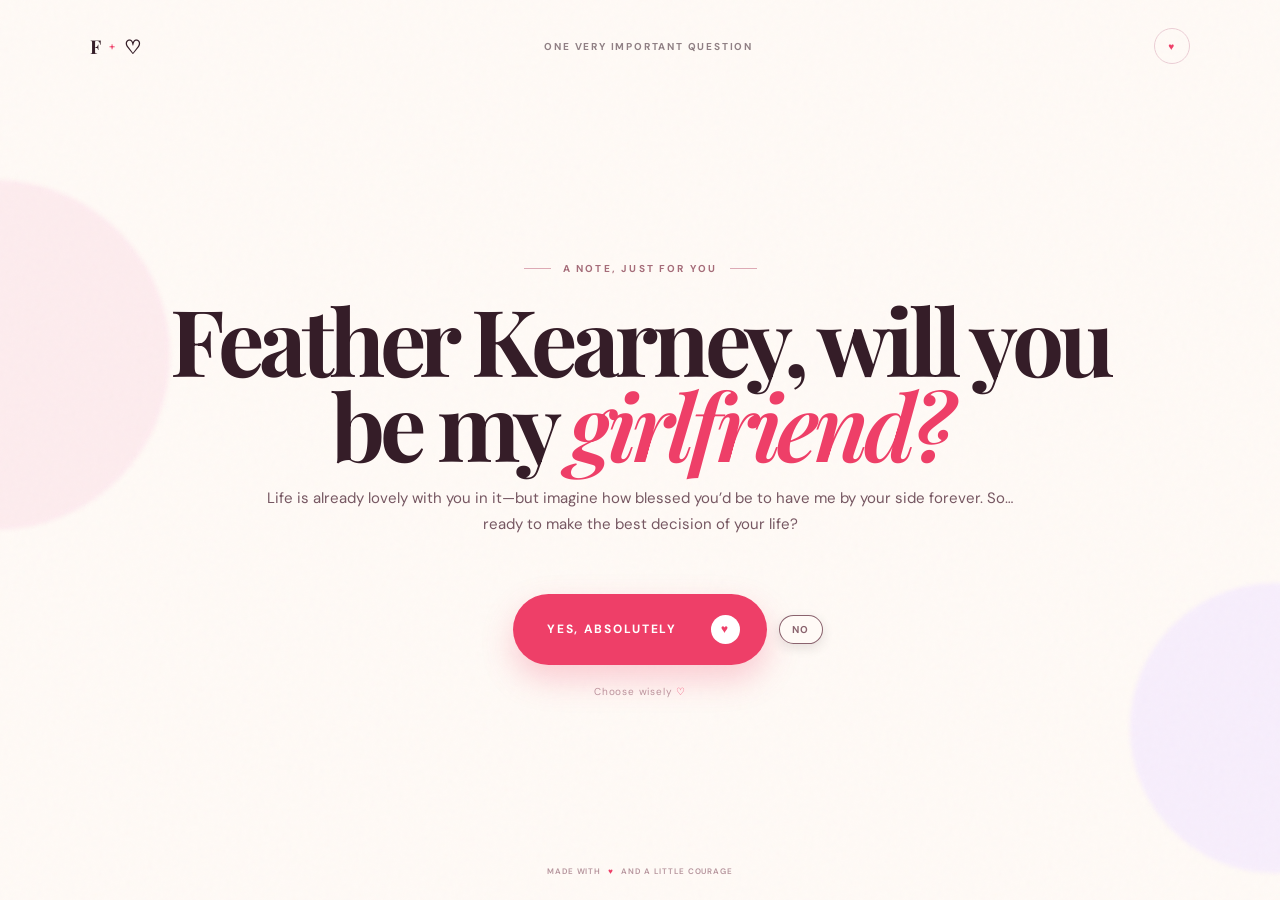
<file: index.html>
<!doctype html>
<html lang="en">
<head>
  <meta charset="UTF-8" />
  <meta name="viewport" content="width=device-width, initial-scale=1.0" />
  <meta name="theme-color" content="#fff4f7" />
  <title>A tiny question for Feather ♡</title>
  <link rel="preconnect" href="https://fonts.googleapis.com">
  <link rel="preconnect" href="https://fonts.gstatic.com" crossorigin>
  <link href="https://fonts.googleapis.com/css2?family=DM+Sans:wght@400;500;600;700&family=Playfair+Display:ital,wght@0,700;1,600&display=swap" rel="stylesheet">
  <link rel="stylesheet" href="styles.css" />
</head>
<body>
  <div class="grain" aria-hidden="true"></div>
  <div class="orb orb-one" aria-hidden="true"></div>
  <div class="orb orb-two" aria-hidden="true"></div>

  <main class="page-shell">
    <nav class="nav" aria-label="Love note">
      <a class="brand" href="#"><span>F</span><i>+</i><span>♡</span></a>
      <p>one very important question</p>
      <div class="nav-heart" aria-hidden="true">♥</div>
    </nav>

    <section class="proposal" aria-labelledby="question">
      <div class="eyebrow"><span></span> A NOTE, JUST FOR YOU <span></span></div>
      <h1 id="question">Feather Kearney, will you<br>be my <em>girlfriend?</em></h1>
      <p class="subcopy">Life is already lovely with you in it—but imagine how blessed you’d be to have me by your side forever. So… <br class="desktop-only"> ready to make the best decision of your life?</p>

      <div class="answer-zone" id="answer-zone">
        <button class="yes-btn" id="yes-btn" type="button">
          <span>YES, ABSOLUTELY</span><b>♥</b>
        </button>
        <button class="no-btn" id="no-btn" type="button" aria-label="No (this button is feeling shy)">NO</button>
      </div>
      <p class="hint" id="hint">Choose wisely <span>♡</span></p>
    </section>

    <footer>
      <span>Made with</span><b>♥</b><span>and a little courage</span>
    </footer>
  </main>

  <script src="script.js"></script>
</body>
</html>
</file>
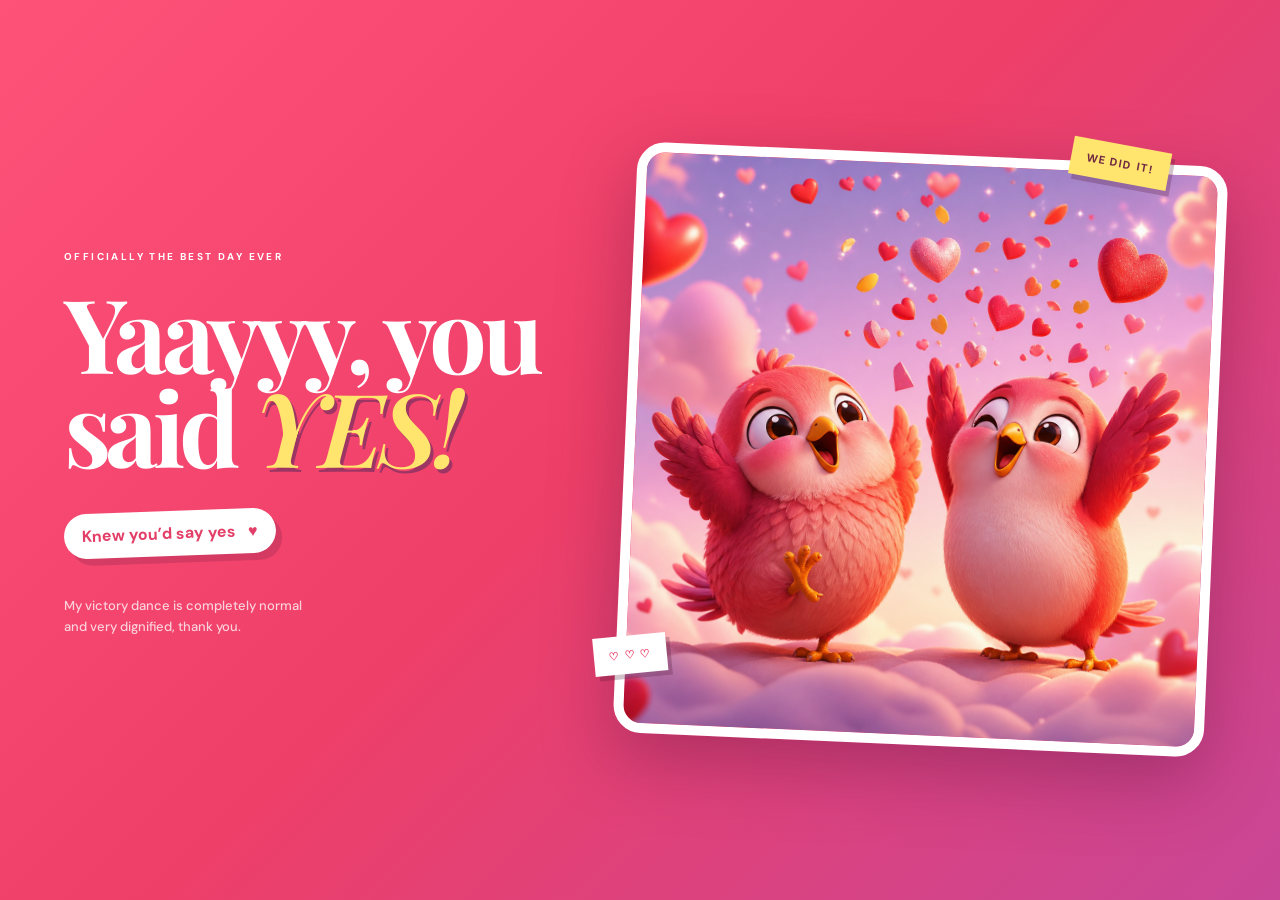
<file: success.html>
<!doctype html>
<html lang="en">
<head>
  <meta charset="UTF-8" />
  <meta name="viewport" content="width=device-width, initial-scale=1.0" />
  <meta name="theme-color" content="#ff5077" />
  <title>YAAAYYY! ♡</title>
  <link rel="preconnect" href="https://fonts.googleapis.com">
  <link rel="preconnect" href="https://fonts.gstatic.com" crossorigin>
  <link href="https://fonts.googleapis.com/css2?family=DM+Sans:wght@500;600;700&family=Playfair+Display:ital,wght@0,800;1,700&display=swap" rel="stylesheet">
  <link rel="stylesheet" href="styles.css" />
</head>
<body class="success-page">
  <div class="confetti" id="confetti" aria-hidden="true"></div>
  <main class="success-wrap">
    <div class="success-copy">
      <p class="success-kicker">OFFICIALLY THE BEST DAY EVER</p>
      <h1>Yaayyy, you<br>said <em>YES!</em></h1>
      <p class="knew">Knew you’d say yes <span>♥</span></p>
      <p class="tiny-copy">My victory dance is completely normal<br>and very dignified, thank you.</p>
    </div>
    <div class="picture-wrap">
      <span class="sticker sticker-one">WE DID IT!</span>
      <span class="sticker sticker-two">♡ ♡ ♡</span>
      <img src="assets/lovebirds-celebration.png" alt="Two joyful pink lovebirds celebrating under a shower of hearts" />
    </div>
  </main>
  <script src="success.js"></script>
</body>
</html>
</file>
<file: styles.css>
:root { --ink:#351d28; --pink:#ee3f68; --cream:#fffaf6; --soft:#f8dce3; }
* { box-sizing:border-box; }
html, body { min-height:100%; margin:0; }
body { font-family:"DM Sans",sans-serif; color:var(--ink); background:var(--cream); overflow-x:hidden; }
button, a { font:inherit; }
.page-shell { min-height:100vh; padding:28px 7vw 24px; display:flex; flex-direction:column; position:relative; isolation:isolate; }
.nav { display:flex; align-items:center; justify-content:space-between; text-transform:uppercase; letter-spacing:.18em; font-size:10px; font-weight:700; }
.brand { display:flex; align-items:center; gap:7px; color:var(--ink); text-decoration:none; font-family:"Playfair Display"; font-size:19px; }
.brand i { color:var(--pink); font:500 11px "DM Sans"; }
.nav p { opacity:.55; }
.nav-heart { width:36px; height:36px; display:grid; place-items:center; border:1px solid #eacdd4; border-radius:50%; color:var(--pink); }
.proposal { flex:1; display:flex; flex-direction:column; align-items:center; justify-content:center; text-align:center; padding:54px 0 24px; }
.eyebrow { display:flex; align-items:center; gap:12px; color:#a56c79; letter-spacing:.22em; font-size:10px; font-weight:700; }
.eyebrow span { width:27px; height:1px; background:#ddaab5; }
h1 { margin:22px 0 20px; font:700 clamp(52px,7.2vw,104px)/.92 "Playfair Display",serif; letter-spacing:-.055em; }
h1 em { color:var(--pink); font-weight:600; }
.subcopy { margin:0; color:#765762; font:400 15px/1.7 "DM Sans"; }
.answer-zone { position:relative; width:min(570px,92vw); height:112px; margin-top:36px; display:flex; justify-content:center; align-items:center; }
.yes-btn { cursor:pointer; border:0; border-radius:999px; padding:21px 27px 21px 34px; display:flex; align-items:center; gap:34px; color:white; background:var(--pink); box-shadow:0 14px 32px rgba(238,63,104,.25); font-size:12px; font-weight:700; letter-spacing:.14em; transition:transform .2s,box-shadow .2s; z-index:2; }
.yes-btn:hover { transform:translateY(-3px) scale(1.025); box-shadow:0 18px 42px rgba(238,63,104,.34); }
.yes-btn b { width:29px;height:29px;display:grid;place-items:center;border-radius:50%;background:#fff;color:var(--pink);font-size:12px; }
.no-btn { position:absolute; z-index:4; left:calc(50% + 145px); top:44px; border:1px solid #8a636e; border-radius:999px; padding:7px 12px; background:var(--cream); color:#8a636e; font-size:10px; font-weight:700; letter-spacing:.13em; cursor:not-allowed; transition:left .16s ease,top .16s ease,transform .16s; white-space:nowrap; box-shadow:0 4px 12px rgba(53,29,40,.12); }
.hint { color:#b8969e; font-size:10px; letter-spacing:.08em; margin:0; }
.hint span { color:var(--pink); }
footer { display:flex;justify-content:center;align-items:center;gap:7px;color:#b5949c;text-transform:uppercase;letter-spacing:.12em;font-size:8px;font-weight:600; }
footer b { color:var(--pink); }
.orb { position:fixed;border-radius:50%;filter:blur(2px);z-index:-2;opacity:.7; }
.orb-one { width:350px;height:350px;background:#fde5ec;left:-180px;top:20%; }
.orb-two { width:290px;height:290px;background:#f4e9ff;right:-140px;bottom:3%; }
.grain { position:fixed;inset:0;z-index:-1;opacity:.025;background-image:url("data:image/svg+xml,%3Csvg viewBox='0 0 180 180' xmlns='http://www.w3.org/2000/svg'%3E%3Cfilter id='n'%3E%3CfeTurbulence type='fractalNoise' baseFrequency='.9' numOctaves='4'/%3E%3C/filter%3E%3Crect width='100%25' height='100%25' filter='url(%23n)'/%3E%3C/svg%3E"); }

.success-page { min-height:100vh; background:linear-gradient(135deg,#ff5279 0%,#ee3f68 48%,#a84cbe 145%); color:white; overflow:hidden; }
.success-wrap { width:min(1180px,90vw); min-height:100vh; margin:auto; display:grid; grid-template-columns:.9fr 1.1fr; align-items:center; gap:6vw; position:relative; z-index:2; }
.success-kicker { font-size:10px;font-weight:700;letter-spacing:.24em;margin:0; }
.success-copy h1 { font-size:clamp(66px,8vw,118px); margin:22px 0; color:white; }
.success-copy h1 em { color:#ffe56d; text-shadow:3px 4px 0 #9c3564; }
.knew { display:inline-flex;align-items:center;gap:12px;background:white;color:#e33e67;border-radius:99px;padding:12px 18px;font-weight:700;transform:rotate(-2deg);box-shadow:6px 7px 0 rgba(92,24,62,.2); }
.tiny-copy { font:500 13px/1.6 "DM Sans"; opacity:.76; margin-top:24px; }
.picture-wrap { position:relative; transform:rotate(2.5deg); }
.picture-wrap img { display:block;width:100%;max-height:76vh;object-fit:cover;border:10px solid white;border-radius:28px;box-shadow:0 25px 70px rgba(77,13,55,.35); }
.sticker { position:absolute;z-index:2;background:#ffe56d;color:#702944;font-size:11px;font-weight:800;letter-spacing:.12em;padding:12px 15px;box-shadow:4px 5px 0 rgba(78,18,49,.25); }
.sticker-one { top:-18px;right:10%;transform:rotate(8deg); }
.sticker-two { left:-22px;bottom:10%;transform:rotate(-8deg);background:white;color:#ed3f68; }
.confetti i { position:fixed;top:-30px;z-index:1;width:10px;height:18px;border-radius:2px;animation:fall linear infinite; }
@keyframes fall { to { transform:translate3d(var(--drift),110vh,0) rotate(720deg); } }
@media (max-width:700px) {
  html, body { height:100%; overflow:hidden; }
  .page-shell { width:100%; height:100vh; height:100dvh; min-height:0; padding:18px 20px 16px; overflow:hidden; }
  .nav p { display:none; }
  .nav-heart { width:32px; height:32px; }
  .proposal { min-height:0; padding:14px 0 8px; justify-content:center; }
  .eyebrow { font-size:8px; }
  h1 { margin:14px 0 12px; font-size:clamp(39px,12vw,58px); }
  .desktop-only { display:none; }
  .subcopy { max-width:330px; font-size:12px; line-height:1.45; }
  .answer-zone { height:136px; margin-top:4px; }
  .yes-btn { padding:14px 16px 14px 23px; gap:24px; }
  .no-btn { left:calc(50% + 88px); top:98px; }
  .success-page { height:100vh; height:100dvh; min-height:0; overflow:hidden; }
  .success-wrap { width:88vw; height:100vh; height:100dvh; min-height:0; padding:24px 0 20px; grid-template-columns:1fr; grid-template-rows:auto minmax(0,1fr); text-align:center; gap:16px; }
  .success-copy h1 { font-size:clamp(48px,15vw,68px); margin:10px 0; line-height:.88; }
  .success-kicker { font-size:8px; }
  .knew { padding:8px 14px; font-size:12px; }
  .tiny-copy { display:none; }
  .picture-wrap { width:min(74vw,330px); height:100%; min-height:0; margin:auto; display:flex; align-items:center; }
  .picture-wrap img { width:100%; max-height:100%; object-fit:contain; border-width:7px; border-radius:20px; }
  .sticker { padding:8px 10px; font-size:8px; }
}
@media (max-width:700px) and (max-height:650px) {
  .page-shell { padding-top:12px; padding-bottom:10px; }
  .proposal { padding-top:8px; }
  .eyebrow { display:none; }
  h1 { font-size:clamp(35px,11vw,48px); margin:8px 0; }
  .answer-zone { height:112px; }
  .no-btn { top:82px; }
  .success-wrap { padding:14px 0 12px; gap:10px; }
  .success-copy h1 { font-size:45px; margin:7px 0; }
  .knew { padding:6px 12px; }
}
@media (max-height:500px) and (orientation:landscape) {
  .page-shell { height:100dvh; min-height:0; }
  .proposal { padding:0; }
  .proposal h1 { font-size:38px; margin:5px 0; }
  .proposal .subcopy { font-size:10px; }
  .answer-zone { height:68px; margin:0; }
  .no-btn { top:42px; }
  .success-wrap { height:100dvh; min-height:0; grid-template-columns:.9fr 1.1fr; grid-template-rows:1fr; gap:30px; padding:15px 0; text-align:left; }
  .success-copy h1 { font-size:44px; }
  .picture-wrap { height:82dvh; width:auto; }
}
@media (prefers-reduced-motion:reduce) { *,*::before,*::after { scroll-behavior:auto!important;animation-duration:.01ms!important;transition-duration:.01ms!important; } }
</file>
